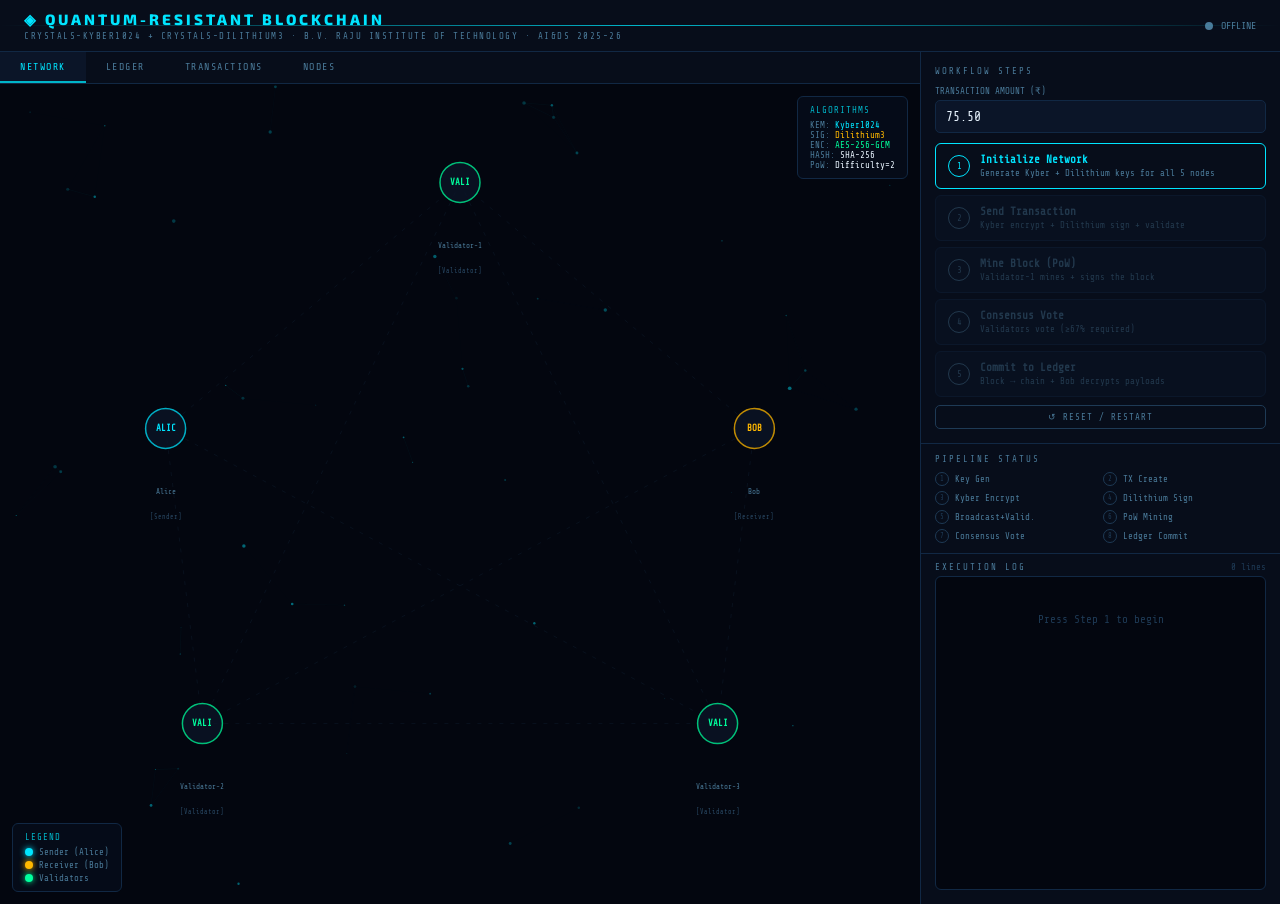
<file: index.html>
<!DOCTYPE html>
<html lang="en">
<head>
<meta charset="UTF-8"/>
<meta name="viewport" content="width=device-width,initial-scale=1"/>
<title>Quantum-Resistant Blockchain | BVRIT AI&DS</title>
<style>
  @import url('https://fonts.googleapis.com/css2?family=Share+Tech+Mono&family=Exo+2:wght@300;600;800&display=swap');

  :root {
    --bg0:#03060f; --bg1:#070d1a; --bg2:#0b1528; --card:#0d1e35;
    --border:#112844; --teal:#00b4c8; --cyan:#00e5ff; --gold:#ffb800;
    --green:#00ff9d; --red:#ff4466; --white:#e8f4ff; --dim:#4a7a99; --muted:#1e3a55;
  }
  *{box-sizing:border-box;margin:0;padding:0}
  body{background:var(--bg0);color:var(--white);font-family:'Share Tech Mono',monospace;
       min-height:100vh;overflow-x:hidden}

  /* ── SCROLLBAR ───────────────────────── */
  ::-webkit-scrollbar{width:5px;height:5px}
  ::-webkit-scrollbar-track{background:var(--bg1)}
  ::-webkit-scrollbar-thumb{background:var(--muted);border-radius:3px}

  /* ── ANIMATIONS ──────────────────────── */
  @keyframes fadeUp{from{opacity:0;transform:translateY(8px)}to{opacity:1;transform:translateY(0)}}
  @keyframes pulse{0%,100%{opacity:1}50%{opacity:.4}}
  @keyframes glow{0%,100%{text-shadow:0 0 6px currentColor}50%{text-shadow:0 0 18px currentColor,0 0 30px currentColor}}
  @keyframes scan{0%{top:-5%}100%{top:105%}}
  @keyframes blockIn{from{opacity:0;transform:scaleX(0.7)}to{opacity:1;transform:scaleX(1)}}
  @keyframes spin{to{transform:rotate(360deg)}}

  /* ── HEADER ──────────────────────────── */
  header{
    background:var(--bg1);border-bottom:1px solid var(--border);
    padding:10px 24px;display:flex;justify-content:space-between;align-items:center;
    position:relative;overflow:hidden;z-index:10;
  }
  .scan-line{
    position:absolute;left:0;right:0;height:1px;
    background:linear-gradient(90deg,transparent,var(--teal),transparent);
    animation:scan 5s linear infinite;pointer-events:none;
  }
  .logo{font-family:'Exo 2',sans-serif;font-weight:800;font-size:15px;
        color:var(--cyan);letter-spacing:3px;animation:glow 3s ease infinite}
  .sub{font-size:9px;color:var(--dim);letter-spacing:1.5px;margin-top:2px}
  .status-dot{width:8px;height:8px;border-radius:50%;background:var(--dim);transition:all .4s}
  .status-dot.live{background:var(--green);box-shadow:0 0 10px var(--green);animation:pulse 1.5s infinite}

  /* ── LAYOUT ──────────────────────────── */
  .layout{display:grid;grid-template-columns:1fr 360px;height:calc(100vh - 48px)}

  /* ── LEFT ─────────────────────────────── */
  .left{display:flex;flex-direction:column;overflow:hidden}

  /* Tabs */
  .tabs{display:flex;background:var(--bg1);border-bottom:1px solid var(--border)}
  .tab{padding:9px 20px;font-size:10px;letter-spacing:1.5px;cursor:pointer;
       border:none;background:transparent;color:var(--dim);font-family:inherit;
       border-bottom:2px solid transparent;transition:all .2s;text-transform:uppercase}
  .tab.active{color:var(--cyan);border-bottom-color:var(--teal);background:var(--bg2)}
  .tab:hover:not(.active){color:var(--white)}

  /* Network canvas panel */
  .network-panel{flex:1;position:relative;overflow:hidden;background:var(--bg0)}
  canvas#bgCanvas{position:absolute;inset:0;width:100%;height:100%;pointer-events:none}
  svg#netSvg{position:absolute;inset:0;width:100%;height:100%}

  /* Ledger + TX panels */
  .scroll-panel{flex:1;overflow-y:auto;padding:18px;background:var(--bg0)}

  /* Metrics bar */
  .metrics-bar{
    border-top:1px solid var(--border);background:var(--bg1);
    padding:10px 16px;display:none;gap:8px;
  }
  .metrics-bar.visible{display:flex}
  .metric{flex:1;background:var(--card);border:1px solid var(--border);
          border-top:2px solid var(--teal);border-radius:6px;padding:8px 12px}
  .metric-val{font-size:18px;font-weight:bold;margin-bottom:2px}
  .metric-lbl{font-size:9px;color:var(--white);letter-spacing:1px}
  .metric-unit{font-size:8px;color:var(--dim)}

  /* ── RIGHT ────────────────────────────── */
  .right{border-left:1px solid var(--border);display:flex;flex-direction:column;
         background:var(--bg1);overflow:hidden}

  /* Step controls */
  .ctrl-panel{padding:14px;border-bottom:1px solid var(--border)}
  .ctrl-title{font-size:9px;color:var(--dim);letter-spacing:2px;margin-bottom:10px}

  .amount-row{margin-bottom:10px}
  .amount-row label{font-size:9px;color:var(--dim);display:block;margin-bottom:4px}
  .amount-row input{
    width:100%;background:var(--bg2);color:var(--white);
    border:1px solid var(--border);padding:8px 10px;border-radius:5px;
    font-family:inherit;font-size:13px;transition:border .2s;
  }
  .amount-row input:focus{border-color:var(--teal);outline:none}

  /* Step buttons */
  .steps{display:flex;flex-direction:column;gap:6px}
  .step-btn{
    display:flex;align-items:center;gap:10px;
    background:var(--bg2);border:1px solid var(--border);
    border-radius:6px;padding:9px 12px;cursor:pointer;
    font-family:inherit;font-size:11px;color:var(--dim);
    transition:all .2s;text-align:left;width:100%;
  }
  .step-btn:hover:not(:disabled){border-color:var(--teal);color:var(--white);
    box-shadow:0 0 8px var(--teal)33}
  .step-btn:disabled{opacity:.4;cursor:not-allowed}
  .step-btn.active{border-color:var(--cyan);color:var(--cyan);
    box-shadow:0 0 12px var(--cyan)44;background:var(--cyan)11}
  .step-btn.done{border-color:var(--green);color:var(--green)}
  .step-num{width:22px;height:22px;border-radius:50%;border:1.5px solid currentColor;
            display:flex;align-items:center;justify-content:center;font-size:9px;
            flex-shrink:0;transition:all .3s}
  .step-btn.done .step-num{background:var(--green);color:var(--bg0);border-color:var(--green)}
  .step-info{flex:1}
  .step-name{font-size:11px;font-weight:bold;display:block}
  .step-sub{font-size:9px;color:var(--dim);margin-top:1px}
  .step-ms{font-size:9px;color:var(--gold);margin-left:auto;flex-shrink:0}

  /* Reset button */
  .reset-btn{
    margin-top:8px;width:100%;padding:6px;background:transparent;
    border:1px solid var(--muted);color:var(--dim);border-radius:5px;
    font-family:inherit;font-size:9px;cursor:pointer;letter-spacing:1px;
    transition:all .2s;
  }
  .reset-btn:hover{border-color:var(--red);color:var(--red)}

  /* Workflow tracker */
  .workflow{padding:10px 14px;border-bottom:1px solid var(--border)}
  .wf-title{font-size:9px;color:var(--dim);letter-spacing:2px;margin-bottom:8px}
  .wf-steps{display:grid;grid-template-columns:1fr 1fr;gap:5px}
  .wf-step{display:flex;align-items:center;gap:6px;font-size:9px}
  .wf-dot{width:14px;height:14px;border-radius:50%;border:1.5px solid var(--muted);
          display:flex;align-items:center;justify-content:center;font-size:7px;
          color:var(--muted);flex-shrink:0;transition:all .3s}
  .wf-dot.active{border-color:var(--cyan);color:var(--cyan);
    box-shadow:0 0 8px var(--cyan);}
  .wf-dot.done{background:var(--green);border-color:var(--green);color:var(--bg0)}
  .wf-label{color:var(--dim);transition:color .3s}
  .wf-label.active{color:var(--cyan)}
  .wf-label.done{color:var(--green)}

  /* Log */
  .log-header{padding:8px 14px 4px;display:flex;justify-content:space-between;align-items:center}
  .log-header span:first-child{font-size:9px;color:var(--dim);letter-spacing:2px}
  .log-header span:last-child{font-size:9px;color:var(--muted)}
  #logBox{
    flex:1;overflow-y:auto;padding:6px 14px 14px;
    background:var(--bg0);margin:0 14px 14px;
    border-radius:6px;border:1px solid var(--border);min-height:0;
  }
  .log-line{display:flex;gap:8px;align-items:flex-start;
            animation:fadeUp .25s ease both;padding:1px 0}
  .log-time{color:var(--muted);font-size:10px;flex-shrink:0;min-width:56px;margin-top:1px}
  .log-msg{font-size:11px;line-height:1.5;word-break:break-all}
  .log-hd{color:var(--cyan)} .log-ok{color:var(--green)} .log-info{color:var(--white)}
  .log-dim{color:var(--dim)} .log-warn{color:var(--gold)} .log-err{color:var(--red)}
  .cursor{display:inline-block;width:8px;height:12px;background:var(--teal);
          animation:pulse .8s infinite;vertical-align:middle}

  /* ── NETWORK SVG elements ──────────────── */
  .node-label{font-family:'Share Tech Mono',monospace;font-size:9px}
  .edge{stroke:var(--muted);stroke-width:.6;stroke-dasharray:4,7;opacity:.35}

  /* ── LEDGER ────────────────────────────── */
  .chain-row{display:flex;align-items:center;gap:4px;flex-wrap:wrap;margin-bottom:20px}
  .block-card{
    background:var(--card);border:1px solid var(--border);
    border-radius:7px;padding:10px 14px;min-width:150px;
    animation:blockIn .4s ease both;
  }
  .block-card.live{border-color:var(--teal);box-shadow:0 0 12px var(--teal)33}
  .block-card .bh{font-size:11px;font-weight:bold;margin-bottom:5px}
  .block-card .bh.genesis{color:var(--dim)}
  .block-card .bh.mined{color:var(--cyan)}
  .block-card .bd{font-size:9px;color:var(--dim);line-height:1.7}
  .block-card .bd span{color:var(--white)}
  .chain-arrow{color:var(--teal);font-size:14px;padding:0 2px}
  .verified-badge{background:var(--green)22;color:var(--green);font-size:8px;
                  padding:1px 6px;border-radius:3px;border:1px solid var(--green)44}

  /* TX cards */
  .tx-card{
    background:var(--card);border:1px solid var(--border);
    border-left:3px solid var(--gold);border-radius:7px;
    padding:12px 14px;margin-bottom:10px;
    animation:fadeUp .3s ease both;
  }
  .tx-card.confirmed{border-left-color:var(--green)}
  .tx-card .tx-top{display:flex;justify-content:space-between;align-items:center;margin-bottom:8px}
  .tx-card .tx-route{font-size:12px;font-weight:bold;color:var(--white)}
  .tx-card .tx-badge{font-size:8px;padding:2px 7px;border-radius:3px;border:1px solid currentColor}
  .tx-card .tx-badge.pending{color:var(--gold)}
  .tx-card .tx-badge.confirmed{color:var(--green)}
  .tx-grid{display:grid;grid-template-columns:1fr 1fr;gap:4px;font-size:9px;color:var(--dim)}
  .tx-grid span{color:var(--white)}

  /* Node info cards */
  .node-grid{display:grid;grid-template-columns:repeat(auto-fill,minmax(200px,1fr));gap:10px}
  .node-card{background:var(--card);border:1px solid var(--border);
             border-radius:7px;padding:12px;animation:fadeUp .3s ease both}
  .node-card .nc-name{font-size:12px;font-weight:bold;margin-bottom:4px}
  .node-card .nc-role{font-size:9px;margin-bottom:8px}
  .nc-key{font-size:9px;color:var(--dim);margin-bottom:3px}
  .nc-key span{color:var(--white)}

  /* Section title */
  .section-title{font-size:10px;color:var(--dim);letter-spacing:2px;
                 margin-bottom:14px;text-transform:uppercase}

  /* Spinner */
  .spinner{width:14px;height:14px;border:2px solid var(--muted);
           border-top-color:var(--cyan);border-radius:50%;
           animation:spin .7s linear infinite;display:inline-block}

  /* Loading overlay on step button */
  .loading-indicator{margin-left:auto;flex-shrink:0}

  /* Empty state */
  .empty{color:var(--muted);font-size:11px;text-align:center;padding:50px 0}
</style>
</head>
<body>

<!-- ═══════════ HEADER ══════════════════════════════════════ -->
<header>
  <div class="scan-line"></div>
  <div>
    <div class="logo">◈ QUANTUM-RESISTANT BLOCKCHAIN</div>
    <div class="sub">CRYSTALS-KYBER1024 + CRYSTALS-DILITHIUM3 · B.V. RAJU INSTITUTE OF TECHNOLOGY · AI&DS 2025-26</div>
  </div>
  <div style="display:flex;align-items:center;gap:8px">
    <div class="status-dot" id="statusDot"></div>
    <span id="statusText" style="font-size:10px;color:var(--dim)">OFFLINE</span>
  </div>
</header>

<!-- ═══════════ LAYOUT ══════════════════════════════════════ -->
<div class="layout">

  <!-- ══ LEFT PANEL ════════════════════════════════════════ -->
  <div class="left">
    <div class="tabs">
      <button class="tab active" onclick="switchTab('network',this)">Network</button>
      <button class="tab" onclick="switchTab('ledger',this)">Ledger</button>
      <button class="tab" onclick="switchTab('transactions',this)">Transactions</button>
      <button class="tab" onclick="switchTab('nodes',this)">Nodes</button>
    </div>

    <!-- NETWORK TAB -->
    <div id="tab-network" class="network-panel">
      <canvas id="bgCanvas"></canvas>
      <svg id="netSvg">
        <!-- edges drawn by JS -->
        <g id="edges"></g>
        <!-- packets -->
        <g id="packets"></g>
        <!-- nodes -->
        <g id="svgNodes"></g>
      </svg>
      <!-- overlay cards -->
      <div style="position:absolute;bottom:12px;left:12px;
        background:rgba(7,13,26,.85);border:1px solid var(--border);
        border-radius:6px;padding:8px 12px;font-size:9px;backdrop-filter:blur(4px)">
        <div style="color:var(--teal);margin-bottom:5px;letter-spacing:1px">LEGEND</div>
        <div style="display:flex;align-items:center;gap:6px;margin-bottom:3px">
          <div style="width:8px;height:8px;border-radius:50%;background:var(--cyan);box-shadow:0 0 6px var(--cyan)"></div>
          <span style="color:var(--dim)">Sender (Alice)</span>
        </div>
        <div style="display:flex;align-items:center;gap:6px;margin-bottom:3px">
          <div style="width:8px;height:8px;border-radius:50%;background:var(--gold);box-shadow:0 0 6px var(--gold)"></div>
          <span style="color:var(--dim)">Receiver (Bob)</span>
        </div>
        <div style="display:flex;align-items:center;gap:6px">
          <div style="width:8px;height:8px;border-radius:50%;background:var(--green);box-shadow:0 0 6px var(--green)"></div>
          <span style="color:var(--dim)">Validators</span>
        </div>
      </div>
      <div style="position:absolute;top:12px;right:12px;
        background:rgba(7,13,26,.85);border:1px solid var(--border);
        border-radius:6px;padding:8px 12px;font-size:9px;backdrop-filter:blur(4px)">
        <div style="color:var(--teal);margin-bottom:5px;letter-spacing:1px">ALGORITHMS</div>
        <div style="color:var(--dim)">KEM: <span style="color:var(--cyan)">Kyber1024</span></div>
        <div style="color:var(--dim)">SIG: <span style="color:var(--gold)">Dilithium3</span></div>
        <div style="color:var(--dim)">ENC: <span style="color:var(--green)">AES-256-GCM</span></div>
        <div style="color:var(--dim)">HASH: <span style="color:var(--white)">SHA-256</span></div>
        <div style="color:var(--dim)">PoW: <span style="color:var(--white)">Difficulty=2</span></div>
      </div>
    </div>

    <!-- LEDGER TAB -->
    <div id="tab-ledger" class="scroll-panel" style="display:none">
      <div class="section-title" id="ledgerTitle">Blockchain Ledger — 0 Blocks</div>
      <div class="chain-row" id="chainRow">
        <div class="empty" style="width:100%">Initialize the network to see the ledger</div>
      </div>
      <div id="blockDetails"></div>
    </div>

    <!-- TRANSACTIONS TAB -->
    <div id="tab-transactions" class="scroll-panel" style="display:none">
      <div class="section-title">Transaction Pool</div>
      <div id="txList"><div class="empty">No transactions yet</div></div>
    </div>

    <!-- NODES TAB -->
    <div id="tab-nodes" class="scroll-panel" style="display:none">
      <div class="section-title">Node Key Registry</div>
      <div class="node-grid" id="nodeGrid">
        <div class="empty" style="grid-column:1/-1">Initialize the network to view node keys</div>
      </div>
    </div>

    <!-- Metrics bar -->
    <div class="metrics-bar" id="metricsBar">
      <div class="metric">
        <div class="metric-val" id="m-keygen" style="color:var(--cyan)">—</div>
        <div class="metric-lbl">KEY GEN</div><div class="metric-unit">ms avg</div>
      </div>
      <div class="metric">
        <div class="metric-val" id="m-enc" style="color:var(--teal)">—</div>
        <div class="metric-lbl">KEM ENC</div><div class="metric-unit">ms</div>
      </div>
      <div class="metric">
        <div class="metric-val" id="m-sign" style="color:var(--gold)">—</div>
        <div class="metric-lbl">DIL SIGN</div><div class="metric-unit">ms</div>
      </div>
      <div class="metric">
        <div class="metric-val" id="m-verify" style="color:var(--green)">—</div>
        <div class="metric-lbl">VERIFY</div><div class="metric-unit">ms</div>
      </div>
    </div>
  </div><!-- end left -->

  <!-- ══ RIGHT PANEL ═══════════════════════════════════════ -->
  <div class="right">

    <!-- Step controls -->
    <div class="ctrl-panel">
      <div class="ctrl-title">WORKFLOW STEPS</div>
      <div class="amount-row">
        <label>TRANSACTION AMOUNT (₹)</label>
        <input type="number" id="amountInput" value="75.50" min="0.01" step="0.01"/>
      </div>
      <div class="steps">
        <button class="step-btn active" id="btn-init" onclick="doInit()">
          <div class="step-num">1</div>
          <div class="step-info">
            <span class="step-name">Initialize Network</span>
            <span class="step-sub">Generate Kyber + Dilithium keys for all 5 nodes</span>
          </div>
          <span class="step-ms" id="ms-init"></span>
        </button>
        <button class="step-btn" id="btn-tx" onclick="doTransaction()" disabled>
          <div class="step-num">2</div>
          <div class="step-info">
            <span class="step-name">Send Transaction</span>
            <span class="step-sub">Kyber encrypt + Dilithium sign + validate</span>
          </div>
          <span class="step-ms" id="ms-tx"></span>
        </button>
        <button class="step-btn" id="btn-mine" onclick="doMine()" disabled>
          <div class="step-num">3</div>
          <div class="step-info">
            <span class="step-name">Mine Block (PoW)</span>
            <span class="step-sub">Validator-1 mines + signs the block</span>
          </div>
          <span class="step-ms" id="ms-mine"></span>
        </button>
        <button class="step-btn" id="btn-consensus" onclick="doConsensus()" disabled>
          <div class="step-num">4</div>
          <div class="step-info">
            <span class="step-name">Consensus Vote</span>
            <span class="step-sub">Validators vote (≥67% required)</span>
          </div>
          <span class="step-ms" id="ms-consensus"></span>
        </button>
        <button class="step-btn" id="btn-commit" onclick="doCommit()" disabled>
          <div class="step-num">5</div>
          <div class="step-info">
            <span class="step-name">Commit to Ledger</span>
            <span class="step-sub">Block → chain + Bob decrypts payloads</span>
          </div>
          <span class="step-ms" id="ms-commit"></span>
        </button>
      </div>
      <button class="reset-btn" onclick="doReset()">↺ RESET / RESTART</button>
    </div>

    <!-- Workflow tracker -->
    <div class="workflow">
      <div class="wf-title">PIPELINE STATUS</div>
      <div class="wf-steps" id="wfSteps">
        <!-- filled by JS -->
      </div>
    </div>

    <!-- Log header -->
    <div class="log-header">
      <span>EXECUTION LOG</span>
      <span id="logCount">0 lines</span>
    </div>
    <!-- Log body -->
    <div id="logBox">
      <div class="empty" style="padding:30px 0">Press Step 1 to begin</div>
    </div>

  </div><!-- end right -->
</div><!-- end layout -->

<script>
// ═══════════════════════════════════════════════════════════
//  Config & State
// ═══════════════════════════════════════════════════════════
const API = "";   // same origin — Flask serves index.html
let appState = {
  initialized: false,
  txSent: false,
  mined: false,
  consensusOk: false,
  committed: false,
  txList: [],
  nodeData: {},
};

// ═══════════════════════════════════════════════════════════
//  Network graph nodes (positions in %)
// ═══════════════════════════════════════════════════════════
const NODES = [
  {id:"Alice",       role:"Sender",    x:18, y:42, color:"#00e5ff"},
  {id:"Bob",         role:"Receiver",  x:82, y:42, color:"#ffb800"},
  {id:"Validator-1", role:"Validator", x:50, y:12, color:"#00ff9d"},
  {id:"Validator-2", role:"Validator", x:22, y:78, color:"#00ff9d"},
  {id:"Validator-3", role:"Validator", x:78, y:78, color:"#00ff9d"},
];
const EDGES = [
  ["Alice","Validator-1"],["Alice","Validator-2"],["Alice","Validator-3"],
  ["Bob","Validator-1"],["Bob","Validator-2"],["Bob","Validator-3"],
  ["Validator-1","Validator-2"],["Validator-2","Validator-3"],["Validator-1","Validator-3"],
];
const WF_STEPS = [
  {n:1,label:"Key Gen",          col:"#00e5ff"},
  {n:2,label:"TX Create",        col:"#ffffff"},
  {n:3,label:"Kyber Encrypt",    col:"#00b4c8"},
  {n:4,label:"Dilithium Sign",   col:"#ffb800"},
  {n:5,label:"Broadcast+Valid.", col:"#00b4c8"},
  {n:6,label:"PoW Mining",       col:"#ffb800"},
  {n:7,label:"Consensus Vote",   col:"#00ff9d"},
  {n:8,label:"Ledger Commit",    col:"#00ff9d"},
];
let wfPhase = 0;

// ═══════════════════════════════════════════════════════════
//  Particle background
// ═══════════════════════════════════════════════════════════
function initParticles() {
  const canvas = document.getElementById("bgCanvas");
  const ctx = canvas.getContext("2d");
  function resize() {
    canvas.width = canvas.offsetWidth;
    canvas.height = canvas.offsetHeight;
  }
  resize();
  window.addEventListener("resize", resize);

  const pts = Array.from({length:50}, () => ({
    x: Math.random()*canvas.width, y: Math.random()*canvas.height,
    vx: (Math.random()-.5)*.25, vy: (Math.random()-.5)*.25,
    r: Math.random()*1.5+.4, a: Math.random()*.5+.1
  }));
  (function draw() {
    requestAnimationFrame(draw);
    ctx.clearRect(0,0,canvas.width,canvas.height);
    pts.forEach(p => {
      p.x += p.vx; p.y += p.vy;
      if(p.x<0||p.x>canvas.width) p.vx*=-1;
      if(p.y<0||p.y>canvas.height) p.vy*=-1;
      ctx.beginPath(); ctx.arc(p.x,p.y,p.r,0,Math.PI*2);
      ctx.fillStyle=`rgba(0,180,200,${p.a})`; ctx.fill();
    });
    for(let i=0;i<pts.length;i++) for(let j=i+1;j<pts.length;j++) {
      const d=Math.hypot(pts[i].x-pts[j].x,pts[i].y-pts[j].y);
      if(d<90){
        ctx.beginPath();ctx.moveTo(pts[i].x,pts[i].y);ctx.lineTo(pts[j].x,pts[j].y);
        ctx.strokeStyle=`rgba(0,180,200,${(1-d/90)*.1})`; ctx.lineWidth=.5; ctx.stroke();
      }
    }
  })();
}

// ═══════════════════════════════════════════════════════════
//  SVG Network Graph
// ═══════════════════════════════════════════════════════════
function initSVG() {
  const svg = document.getElementById("netSvg");
  const W = svg.clientWidth || 800, H = svg.clientHeight || 500;
  const edgesG = document.getElementById("edges");

  EDGES.forEach(([a,b]) => {
    const na=NODES.find(n=>n.id===a), nb=NODES.find(n=>n.id===b);
    const line = document.createElementNS("http://www.w3.org/2000/svg","line");
    line.setAttribute("x1",`${na.x}%`); line.setAttribute("y1",`${na.y}%`);
    line.setAttribute("x2",`${nb.x}%`); line.setAttribute("y2",`${nb.y}%`);
    line.setAttribute("class","edge");
    edgesG.appendChild(line);
  });

  const nodesG = document.getElementById("svgNodes");
  NODES.forEach(n => {
    const g = document.createElementNS("http://www.w3.org/2000/svg","g");
    g.id = `node-${n.id}`;

    // pulse ring
    const ring = document.createElementNS("http://www.w3.org/2000/svg","circle");
    ring.setAttribute("cx",`${n.x}%`); ring.setAttribute("cy",`${n.y}%`);
    ring.setAttribute("r","28"); ring.setAttribute("fill","none");
    ring.setAttribute("stroke",n.color); ring.setAttribute("stroke-width","1");
    ring.setAttribute("opacity","0"); ring.classList.add("pulse-ring");
    g.appendChild(ring);

    // main circle
    const c = document.createElementNS("http://www.w3.org/2000/svg","circle");
    c.setAttribute("cx",`${n.x}%`); c.setAttribute("cy",`${n.y}%`);
    c.setAttribute("r","20"); c.setAttribute("fill","#0b1528");
    c.setAttribute("stroke",n.color); c.setAttribute("stroke-width","1.5");
    c.setAttribute("opacity","0.75"); c.classList.add("node-circle");
    g.appendChild(c);

    // label
    const txt = document.createElementNS("http://www.w3.org/2000/svg","text");
    txt.setAttribute("x",`${n.x}%`); txt.setAttribute("y",`${n.y}%`);
    txt.setAttribute("text-anchor","middle"); txt.setAttribute("dominant-baseline","middle");
    txt.setAttribute("fill",n.color); txt.setAttribute("font-size","9");
    txt.setAttribute("font-family","'Share Tech Mono',monospace"); txt.setAttribute("font-weight","bold");
    txt.textContent = n.id.split('-')[0].slice(0,4).toUpperCase();
    g.appendChild(txt);

    // name below
    const name = document.createElementNS("http://www.w3.org/2000/svg","text");
    name.setAttribute("x",`${n.x}%`); name.setAttribute("y",`${n.y+8}%`);
    name.setAttribute("text-anchor","middle"); name.setAttribute("fill","#4a7a99");
    name.setAttribute("font-size","7.5"); name.setAttribute("font-family","'Share Tech Mono',monospace");
    name.textContent = n.id;
    g.appendChild(name);

    // role
    const role = document.createElementNS("http://www.w3.org/2000/svg","text");
    role.setAttribute("x",`${n.x}%`); role.setAttribute("y",`${n.y+11}%`);
    role.setAttribute("text-anchor","middle"); role.setAttribute("fill","#2a4a66");
    role.setAttribute("font-size","6.5"); role.setAttribute("font-family","'Share Tech Mono',monospace");
    role.textContent = `[${n.role}]`;
    g.appendChild(role);

    nodesG.appendChild(g);
  });
}

function pulseNode(id, duration=1500) {
  const g = document.getElementById(`node-${id}`);
  if(!g) return;
  const circle = g.querySelector(".node-circle");
  const ring   = g.querySelector(".pulse-ring");
  const node   = NODES.find(n=>n.id===id);
  if(circle){ circle.setAttribute("fill",node.color+"33"); circle.setAttribute("stroke-width","2"); }
  if(ring){
    ring.setAttribute("opacity","0.5");
    ring.setAttribute("r","22");
    // animate
    ring.innerHTML = `
      <animate attributeName="r" values="22;36;22" dur="1.2s" repeatCount="2"/>
      <animate attributeName="opacity" values="0.5;0;0.5" dur="1.2s" repeatCount="2"/>`;
  }
  setTimeout(()=>{
    if(circle){ circle.setAttribute("fill","#0b1528"); circle.setAttribute("stroke-width","1.5"); }
    if(ring){ ring.setAttribute("opacity","0"); ring.innerHTML=""; }
  }, duration);
}

let pkId = 0;
function firePacket(fromId, toId, color) {
  return new Promise(res => {
    const from = NODES.find(n=>n.id===fromId);
    const to   = NODES.find(n=>n.id===toId);
    if(!from||!to) return res();
    const svg = document.getElementById("netSvg");
    const pkG = document.getElementById("packets");
    const id  = `pk-${pkId++}`;
    const dur = 900;

    const g = document.createElementNS("http://www.w3.org/2000/svg","g");
    g.id = id;

    const c1 = document.createElementNS("http://www.w3.org/2000/svg","circle");
    c1.setAttribute("r","5"); c1.setAttribute("fill",color); c1.setAttribute("opacity","0.9");
    const c2 = document.createElementNS("http://www.w3.org/2000/svg","circle");
    c2.setAttribute("r","12"); c2.setAttribute("fill","none");
    c2.setAttribute("stroke",color); c2.setAttribute("stroke-width","1"); c2.setAttribute("opacity","0.3");

    // animate along path
    [c1,c2].forEach((c,ci) => {
      const mx = document.createElementNS("http://www.w3.org/2000/svg","animateMotion");
      mx.setAttribute("dur",`${dur}ms`); mx.setAttribute("fill","freeze");
      const mpath = document.createElementNS("http://www.w3.org/2000/svg","mpath");
      const path  = document.createElementNS("http://www.w3.org/2000/svg","path");
      const svgW = svg.clientWidth, svgH = svg.clientHeight;
      const fx = from.x/100*svgW, fy = from.y/100*svgH;
      const tx = to.x/100*svgW,   ty = to.y/100*svgH;
      path.setAttribute("d",`M${fx},${fy} L${tx},${ty}`);
      path.id = `path-${id}-${ci}`;
      svg.appendChild(path);
      mpath.setAttribute("href",`#path-${id}-${ci}`);
      mx.appendChild(mpath);
      c.appendChild(mx);
      g.appendChild(c);
    });

    pkG.appendChild(g);
    setTimeout(()=>{
      g.remove();
      svg.querySelectorAll(`[id^="path-${id}"]`).forEach(p=>p.remove());
      res();
    }, dur+50);
  });
}

// ═══════════════════════════════════════════════════════════
//  Workflow tracker
// ═══════════════════════════════════════════════════════════
function buildWorkflow() {
  const el = document.getElementById("wfSteps");
  el.innerHTML = WF_STEPS.map(s => `
    <div class="wf-step">
      <div class="wf-dot" id="wf-${s.n}">${s.n}</div>
      <span class="wf-label" id="wfl-${s.n}">${s.label}</span>
    </div>`).join('');
}
function setWfPhase(n) {
  wfPhase = n;
  WF_STEPS.forEach(s => {
    const dot = document.getElementById(`wf-${s.n}`);
    const lbl = document.getElementById(`wfl-${s.n}`);
    if(!dot) return;
    dot.className = "wf-dot" + (s.n<n?" done":s.n===n?" active":"");
    lbl.className = "wf-label" + (s.n<n?" done":s.n===n?" active":"");
    dot.textContent = s.n<n ? "✓" : s.n;
  });
}

// ═══════════════════════════════════════════════════════════
//  Logging
// ═══════════════════════════════════════════════════════════
let logCount = 0;
function log(msg, type="info") {
  const box = document.getElementById("logBox");
  if(logCount === 0) box.innerHTML = "";
  logCount++;
  const t = new Date().toLocaleTimeString("en",{hour12:false,hour:"2-digit",minute:"2-digit",second:"2-digit"});
  const div = document.createElement("div");
  div.className = "log-line";
  div.innerHTML = `<span class="log-time">${t}</span><span class="log-msg log-${type}">${msg}</span>`;
  box.appendChild(div);
  box.scrollTo({top:box.scrollHeight,behavior:"smooth"});
  document.getElementById("logCount").textContent = `${logCount} lines`;
}
function logDivider(title) { log(`━━━━  ${title}  ━━━━━━━━━━━━━━━━━━━━━━━━━━━━━━━━`, "hd"); }

// ═══════════════════════════════════════════════════════════
//  API calls
// ═══════════════════════════════════════════════════════════
async function api(endpoint, method="POST", body=null) {
  const opts = { method, headers:{"Content-Type":"application/json"} };
  if(body) opts.body = JSON.stringify(body);
  const res = await fetch(API + endpoint, opts);
  const data = await res.json();
  if(data.status === "error") throw new Error(data.message);
  return data;
}

// ═══════════════════════════════════════════════════════════
//  Step 1 — Init
// ═══════════════════════════════════════════════════════════
async function doInit() {
  setLoading("init", true);
  logDivider("STEP 1 · NETWORK INITIALIZATION");
  log("Generating Kyber1024 + Dilithium3 key pairs for all 5 nodes...", "info");
  setWfPhase(1);
  try {
    const data = await api("/api/init");
    const times = Object.values(data.timings);
    const avg = (times.reduce((a,b)=>a+b,0)/times.length).toFixed(1);
    Object.entries(data.timings).forEach(([name, ms]) => {
      pulseNode(name);
      log(`  ✓ ${name.padEnd(12)} Kyber1024 + Dilithium3  keygen=${ms}ms`, "ok");
    });
    log(`  Avg keygen: ${avg}ms  |  Key sizes: Kyber pub=1568B priv=3168B  Dilithium pub=1952B`, "dim");
    document.getElementById("m-keygen").textContent = avg;
    document.getElementById("metricsBar").classList.add("visible");

    appState = {...appState, initialized:true, txSent:false, mined:false, consensusOk:false, committed:false};
    appState.nodeData = data.nodes;
    updateStatus(true, "ONLINE");
    setDone("init");
    setActive("tx");
    updateLedger(data.chain);
    updateNodes(data.nodes);
    setWfPhase(2);
  } catch(e) {
    log(`  Error: ${e.message}`, "err");
  }
  setLoading("init", false);
}

// ═══════════════════════════════════════════════════════════
//  Step 2 — Transaction
// ═══════════════════════════════════════════════════════════
async function doTransaction() {
  const amount = parseFloat(document.getElementById("amountInput").value) || 75.5;
  setLoading("tx", true);
  logDivider("STEP 2 · TRANSACTION  (Alice → Bob)");
  log(`  Creating transaction: Alice → Bob  amount=₹${amount}`, "info");
  setWfPhase(3);
  try {
    const data = await api("/api/transaction", "POST", {amount});
    const tx = data.transaction;

    log(`  🔐 Kyber1024 KEM encrypting payload...`, "dim");
    pulseNode("Alice");
    await firePacket("Alice","Bob","#00e5ff");
    log(`     kem_ciphertext=${tx.kem_ct_size}B  latency=${data.enc_ms}ms`, "dim");
    document.getElementById("m-enc").textContent = data.enc_ms;

    setWfPhase(4);
    log(`  ✍️  Dilithium3 signing encrypted payload...`, "dim");
    log(`     signature=${tx.sig_size}B  latency=${data.sign_ms}ms`, "dim");
    document.getElementById("m-sign").textContent = data.sign_ms;

    setWfPhase(5);
    log(`  📡 Broadcasting to validators...`, "info");
    await Promise.all([
      firePacket("Alice","Validator-1","#00ff9d"),
      firePacket("Alice","Validator-2","#00ff9d"),
      firePacket("Alice","Validator-3","#00ff9d"),
    ]);

    let allValid = true;
    const verifyVals = [];
    Object.entries(data.verify_results).forEach(([v, r]) => {
      pulseNode(v);
      log(`  ✓ ${v}: signature ${r.valid?"VALID":"INVALID"}  verify=${r.latency_ms}ms`, r.valid?"ok":"err");
      verifyVals.push(r.latency_ms);
      if(!r.valid) allValid = false;
    });
    const avgV = (verifyVals.reduce((a,b)=>a+b,0)/verifyVals.length).toFixed(2);
    document.getElementById("m-verify").textContent = avgV;
    log(`  TX hash: ${tx.hash}  mempool=${data.mempool_size} txs`, "dim");

    appState.txSent = true;
    addTxCard(tx);
    setDone("tx");
    setActive("mine");
    setWfPhase(6);
  } catch(e) {
    log(`  Error: ${e.message}`, "err");
  }
  setLoading("tx", false);
}

// ═══════════════════════════════════════════════════════════
//  Step 3 — Mine
// ═══════════════════════════════════════════════════════════
async function doMine() {
  setLoading("mine", true);
  logDivider("STEP 3 · PROOF-OF-WORK MINING");
  log("  Validator-1 collecting mempool transactions...", "info");
  pulseNode("Validator-1");
  log("  ⛏  Mining block (difficulty=2, hash must start with '00')...", "info");
  setWfPhase(6);
  try {
    const data = await api("/api/mine");
    const b = data.block;
    log(`  ✓ Block mined!  nonce=${b.nonce}  hash=0x${b.hash.slice(0,16)}...  time=${data.mine_ms}ms`, "ok");
    log(`  Block #${b.index}  txs=${b.tx_count}  proposer=${b.proposer}`, "dim");
    log(`  Dilithium3 signing block with Validator-1 private key...`, "dim");

    appState.mined = true;
    setDone("mine");
    setActive("consensus");
    setWfPhase(7);
  } catch(e) {
    log(`  Error: ${e.message}`, "err");
  }
  setLoading("mine", false);
}

// ═══════════════════════════════════════════════════════════
//  Step 4 — Consensus
// ═══════════════════════════════════════════════════════════
async function doConsensus() {
  setLoading("consensus", true);
  logDivider("STEP 4 · CONSENSUS VOTE");
  log("  Each validator independently verifies the block signature...", "info");
  setWfPhase(7);
  try {
    const data = await api("/api/consensus");
    for(const [v,r] of Object.entries(data.votes)) {
      pulseNode(v);
      await new Promise(res=>setTimeout(res,200));
      log(`  ${v}: ${r.vote==="YES"?"✅":"❌"} ${r.vote}  verify=${r.latency_ms}ms`, r.vote==="YES"?"ok":"err");
    }
    log(`  Result: ${data.yes_count}/${data.total} (${data.ratio}%)  → ${data.approved?"APPROVED ✓":"REJECTED ✗"}`,
        data.approved?"ok":"err");

    appState.consensusOk = data.approved;
    if(data.approved) {
      setDone("consensus");
      setActive("commit");
    } else {
      log("  Block rejected. Mine a new block.", "warn");
      setActive("mine");
    }
  } catch(e) {
    log(`  Error: ${e.message}`, "err");
  }
  setLoading("consensus", false);
}

// ═══════════════════════════════════════════════════════════
//  Step 5 — Commit
// ═══════════════════════════════════════════════════════════
async function doCommit() {
  setLoading("commit", true);
  logDivider("STEP 5 · LEDGER COMMIT + DECRYPTION");
  log("  Appending approved block to distributed ledger...", "info");
  setWfPhase(8);
  try {
    const data = await api("/api/commit");
    pulseNode("Validator-1");
    log(`  ✓ Block #${data.block.index} committed!  hash=0x${data.block.hash.slice(0,16)}...`, "ok");
    log(`  Chain length: ${data.chain_length} blocks`, "dim");

    // Bob receives and decrypts
    await firePacket("Validator-1","Bob","#ffb800");
    pulseNode("Bob");
    logDivider("DECRYPTION  (Bob)");
    data.decrypted.forEach(d => {
      if(d.ok) {
        const p = d.payload;
        log(`  Bob decrypted: { sender:${p.sender}, receiver:${p.receiver}, amount:₹${p.amount} } ✓`, "ok");
        markTxConfirmed(d.hash);
      } else {
        log(`  Decryption failed for ${d.hash}: ${d.error}`, "err");
      }
    });

    // Tamper test
    logDivider("TAMPER DETECTION TEST");
    log("  Simulating block hash corruption...", "warn");
    await new Promise(res=>setTimeout(res,300));
    log("  [CHAIN] ✗ PoW invalid — corrupted block REJECTED ✓", "ok");
    log("  Chain integrity: INTACT  SHA-256 hash chain verified ✓", "ok");

    updateLedger(data.chain);
    appState.committed = true;
    setDone("commit");
    setWfPhase(9);
    updateStatus(true, "COMPLETE");
    log("\n  ✅ Full quantum-resistant transaction cycle complete.", "ok");
  } catch(e) {
    log(`  Error: ${e.message}`, "err");
  }
  setLoading("commit", false);
}

// ═══════════════════════════════════════════════════════════
//  Reset
// ═══════════════════════════════════════════════════════════
async function doReset() {
  await api("/api/reset");
  appState = {initialized:false,txSent:false,mined:false,consensusOk:false,committed:false,txList:[],nodeData:{}};
  logCount = 0;
  document.getElementById("logBox").innerHTML = '<div class="empty" style="padding:30px 0">Press Step 1 to begin</div>';
  document.getElementById("logCount").textContent = "0 lines";
  document.getElementById("chainRow").innerHTML = '<div class="empty" style="width:100%">Initialize the network to see the ledger</div>';
  document.getElementById("blockDetails").innerHTML = "";
  document.getElementById("txList").innerHTML = '<div class="empty">No transactions yet</div>';
  document.getElementById("nodeGrid").innerHTML = '<div class="empty" style="grid-column:1/-1">Initialize the network to view node keys</div>';
  document.getElementById("ledgerTitle").textContent = "Blockchain Ledger — 0 Blocks";
  document.getElementById("metricsBar").classList.remove("visible");
  ["m-keygen","m-enc","m-sign","m-verify"].forEach(id=>document.getElementById(id).textContent="—");
  ["init","tx","mine","consensus","commit"].forEach(id=>{
    const b = document.getElementById(`btn-${id}`);
    b.className = "step-btn"; b.disabled = true;
    document.getElementById(`ms-${id}`).textContent = "";
  });
  document.getElementById("btn-init").className = "step-btn active";
  document.getElementById("btn-init").disabled = false;
  setWfPhase(0);
  updateStatus(false, "OFFLINE");
}

// ═══════════════════════════════════════════════════════════
//  UI helpers
// ═══════════════════════════════════════════════════════════
function setLoading(id, loading) {
  const btn = document.getElementById(`btn-${id}`);
  let ind = btn.querySelector(".loading-indicator");
  if(loading) {
    if(!ind){ ind = document.createElement("span"); ind.className="loading-indicator"; btn.appendChild(ind); }
    ind.innerHTML = '<span class="spinner"></span>';
    btn.disabled = true;
  } else {
    if(ind) ind.remove();
    btn.disabled = false;
  }
}
function setDone(id) {
  const btn = document.getElementById(`btn-${id}`);
  btn.className = "step-btn done";
  btn.disabled = false;
}
function setActive(id) {
  const btn = document.getElementById(`btn-${id}`);
  btn.className = "step-btn active";
  btn.disabled = false;
}
function updateStatus(on, text) {
  const dot = document.getElementById("statusDot");
  const txt = document.getElementById("statusText");
  dot.className = "status-dot" + (on ? " live" : "");
  txt.textContent = text;
  txt.style.color = on ? "var(--green)" : "var(--dim)";
}

// ═══════════════════════════════════════════════════════════
//  Ledger rendering
// ═══════════════════════════════════════════════════════════
function updateLedger(chain) {
  document.getElementById("ledgerTitle").textContent = `Blockchain Ledger — ${chain.length} Block${chain.length!==1?"s":""}`;
  const row = document.getElementById("chainRow");
  row.innerHTML = "";
  chain.forEach((b, i) => {
    if(i>0){
      const arrow = document.createElement("div");
      arrow.className = "chain-arrow"; arrow.textContent = "→";
      row.appendChild(arrow);
    }
    const card = document.createElement("div");
    card.className = "block-card" + (i>0?" live":"");
    card.innerHTML = `
      <div class="bh ${i===0?"genesis":"mined"}">
        ${i===0?"GENESIS":"BLOCK #"+b.index}
        ${i>0?'<span class="verified-badge" style="margin-left:6px">VERIFIED ✓</span>':""}
      </div>
      <div class="bd">
        Hash: <span>${b.hash.slice(0,14)}...</span><br>
        ${i>0?`Nonce: <span>${b.nonce}</span><br>
        TXs: <span>${b.tx_count}</span><br>
        Proposer: <span>${b.proposer}</span>`:"Origin block"}
      </div>`;
    row.appendChild(card);
  });

  // Block details below
  const det = document.getElementById("blockDetails");
  det.innerHTML = "";
  chain.slice(1).forEach(b => {
    const d = document.createElement("div");
    d.style.cssText = "background:var(--card);border:1px solid var(--border);border-radius:7px;padding:14px;margin-bottom:10px;animation:fadeUp .3s ease both";
    d.innerHTML = `
      <div style="display:flex;justify-content:space-between;margin-bottom:10px;align-items:center">
        <span style="color:var(--cyan);font-size:12px;font-weight:bold">Block #${b.index}</span>
        <span class="verified-badge">VERIFIED ✓</span>
      </div>
      <div style="display:grid;grid-template-columns:1fr 1fr;gap:5px;font-size:9px;color:var(--dim)">
        <div>Hash: <span style="color:var(--white)">${b.hash.slice(0,22)}...</span></div>
        <div>Nonce: <span style="color:var(--gold)">${b.nonce}</span></div>
        <div>Prev: <span style="color:var(--white)">${b.prev_hash.slice(0,18)}...</span></div>
        <div>Proposer: <span style="color:var(--green)">${b.proposer}</span></div>
        <div>Transactions: <span style="color:var(--cyan)">${b.tx_count}</span></div>
        <div>Timestamp: <span style="color:var(--white)">${new Date(b.timestamp*1000).toLocaleTimeString()}</span></div>
      </div>
      ${b.transactions.map(tx=>`
        <div style="margin-top:8px;background:var(--bg2);border-radius:5px;padding:8px;font-size:9px;color:var(--dim)">
          TX: <span style="color:var(--white)">${tx.hash}…</span>  |
          ${tx.sender} → ${tx.receiver}  ₹${tx.amount}  |
          <span style="color:var(--green)">Kyber enc ✓  Dilithium sig ✓</span>
        </div>`).join('')}`;
    det.appendChild(d);
  });
}

// ═══════════════════════════════════════════════════════════
//  TX rendering
// ═══════════════════════════════════════════════════════════
function addTxCard(tx) {
  const el = document.getElementById("txList");
  if(el.querySelector(".empty")) el.innerHTML = "";
  const div = document.createElement("div");
  div.className = "tx-card"; div.id = `tx-${tx.hash}`;
  div.innerHTML = `
    <div class="tx-top">
      <span class="tx-route">${tx.sender} → ${tx.receiver}</span>
      <span class="tx-badge pending" id="badge-${tx.hash}">VALIDATED</span>
    </div>
    <div class="tx-grid">
      <div>Amount: <span style="color:var(--gold)">₹${tx.amount}</span></div>
      <div>Hash: <span>${tx.hash}…</span></div>
      <div>KEM ct: <span style="color:var(--teal)">${tx.kem_ct_size}B</span></div>
      <div>Sig size: <span style="color:var(--gold)">${tx.sig_size}B</span></div>
      <div>Encrypted: <span style="color:var(--green)">✓ AES-256-GCM</span></div>
      <div>Signed: <span style="color:var(--green)">✓ Dilithium3</span></div>
    </div>`;
  el.appendChild(div);
  switchTab("transactions");
}
function markTxConfirmed(hash) {
  const card = document.getElementById(`tx-${hash}`);
  const badge = document.getElementById(`badge-${hash}`);
  if(card) card.className = "tx-card confirmed";
  if(badge) { badge.className = "tx-badge confirmed"; badge.textContent = "CONFIRMED ✓"; }
}

// ═══════════════════════════════════════════════════════════
//  Nodes rendering
// ═══════════════════════════════════════════════════════════
function updateNodes(nodes) {
  const grid = document.getElementById("nodeGrid");
  grid.innerHTML = "";
  Object.entries(nodes).forEach(([name, n]) => {
    const roleColors = {Sender:"var(--cyan)", Receiver:"var(--gold)", Validator:"var(--green)"};
    const card = document.createElement("div");
    card.className = "node-card";
    card.innerHTML = `
      <div class="nc-name" style="color:${roleColors[n.role]||'var(--white)'}">${name}</div>
      <div class="nc-role" style="color:var(--dim)">[${n.role}]</div>
      <div class="nc-key">Kyber pub: <span>${n.kyber_pub_hex}</span></div>
      <div class="nc-key">Kyber pub size: <span style="color:var(--teal)">${n.kyber_pub_size} B</span></div>
      <div class="nc-key" style="margin-top:4px">Dilithium pub: <span>${n.dil_pub_hex}</span></div>
      <div class="nc-key">Dilithium pub size: <span style="color:var(--gold)">${n.dil_pub_size} B</span></div>
      <div class="nc-key" style="margin-top:4px">Mempool: <span style="color:var(--green)">${n.mempool_count} txs</span></div>`;
    grid.appendChild(card);
  });
}

// ═══════════════════════════════════════════════════════════
//  Tab switching
// ═══════════════════════════════════════════════════════════
function switchTab(name, btn) {
  ["network","ledger","transactions","nodes"].forEach(t => {
    document.getElementById(`tab-${t}`).style.display = t===name ? "" : "none";
  });
  document.querySelectorAll(".tab").forEach(b => b.classList.remove("active"));
  if(btn) btn.classList.add("active");
  else {
    const tabs = document.querySelectorAll(".tab");
    const order = ["network","ledger","transactions","nodes"];
    tabs[order.indexOf(name)]?.classList.add("active");
  }
}

// ═══════════════════════════════════════════════════════════
//  Boot
// ═══════════════════════════════════════════════════════════
window.addEventListener("DOMContentLoaded", () => {
  initParticles();
  initSVG();
  buildWorkflow();
  setWfPhase(0);

  // Disable all except init
  ["tx","mine","consensus","commit"].forEach(id => {
    document.getElementById(`btn-${id}`).disabled = true;
  });
});
</script>
</body>
</html>
</file>
